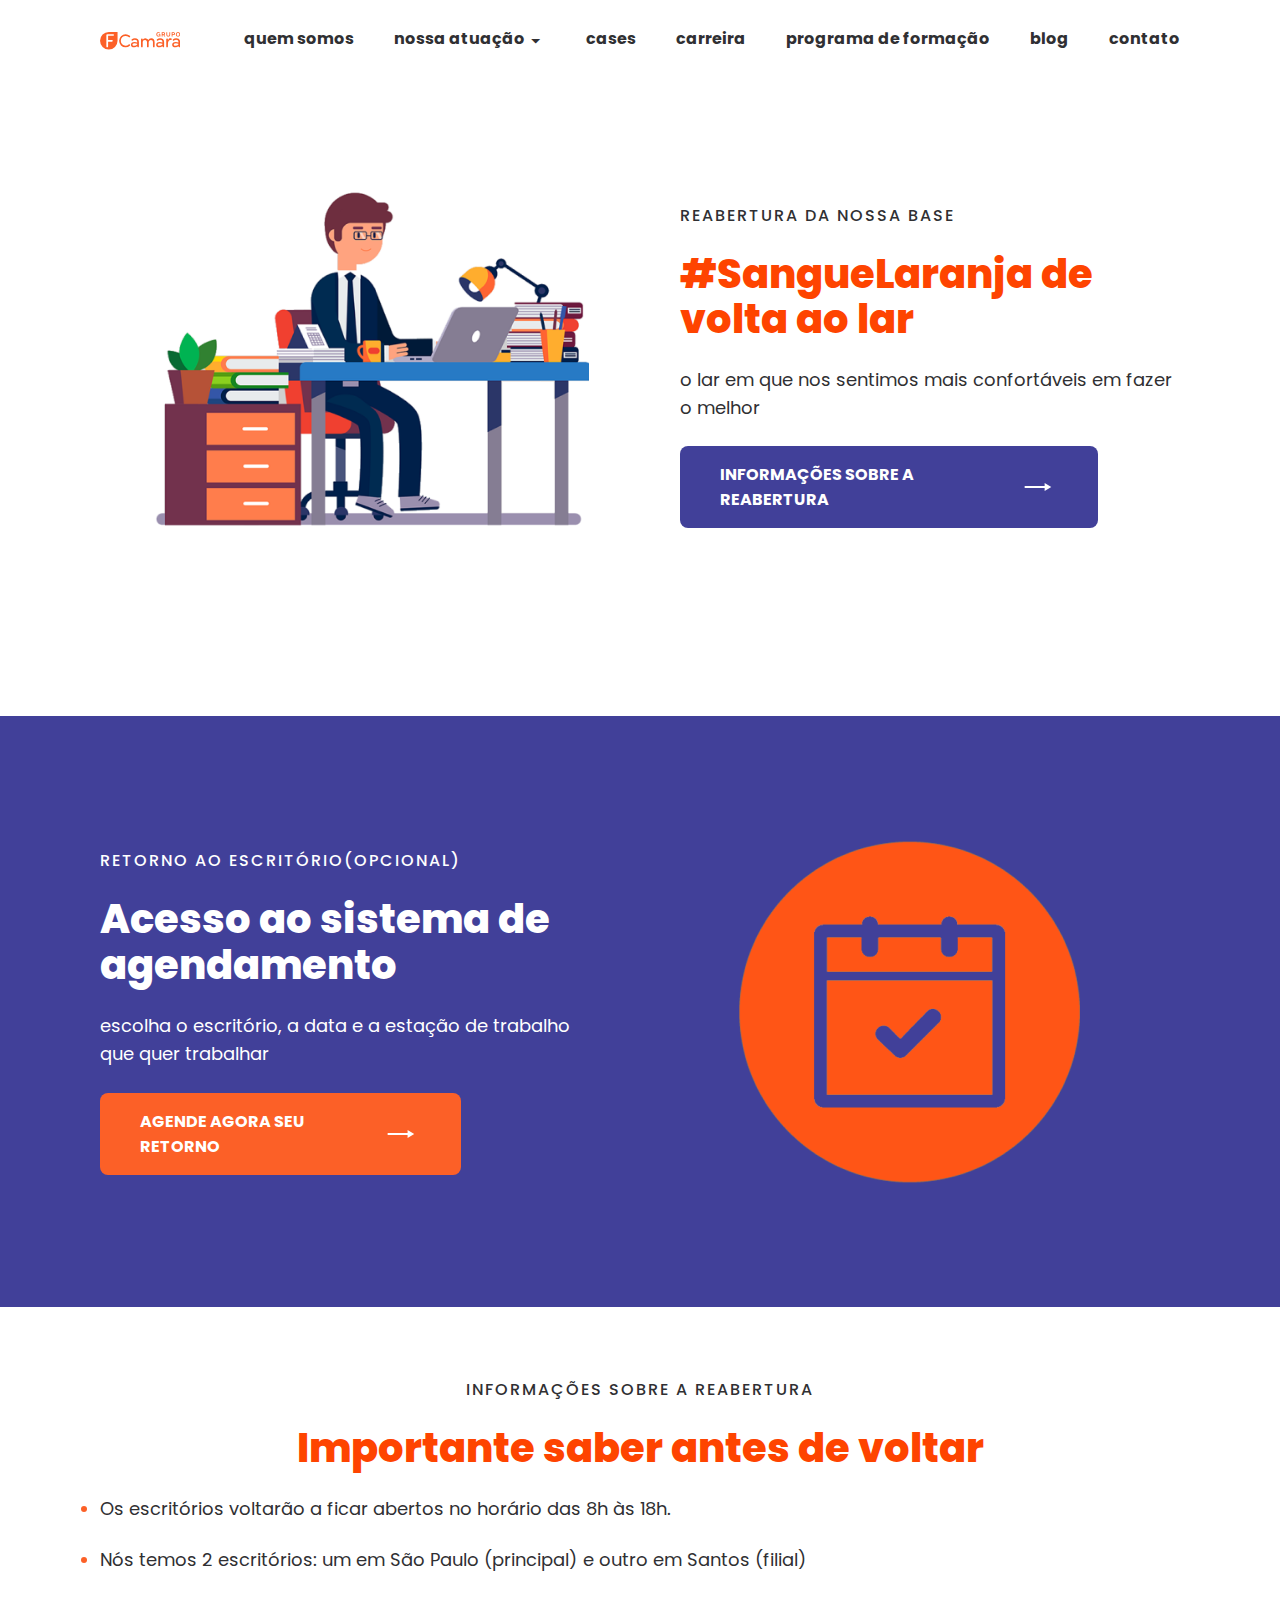
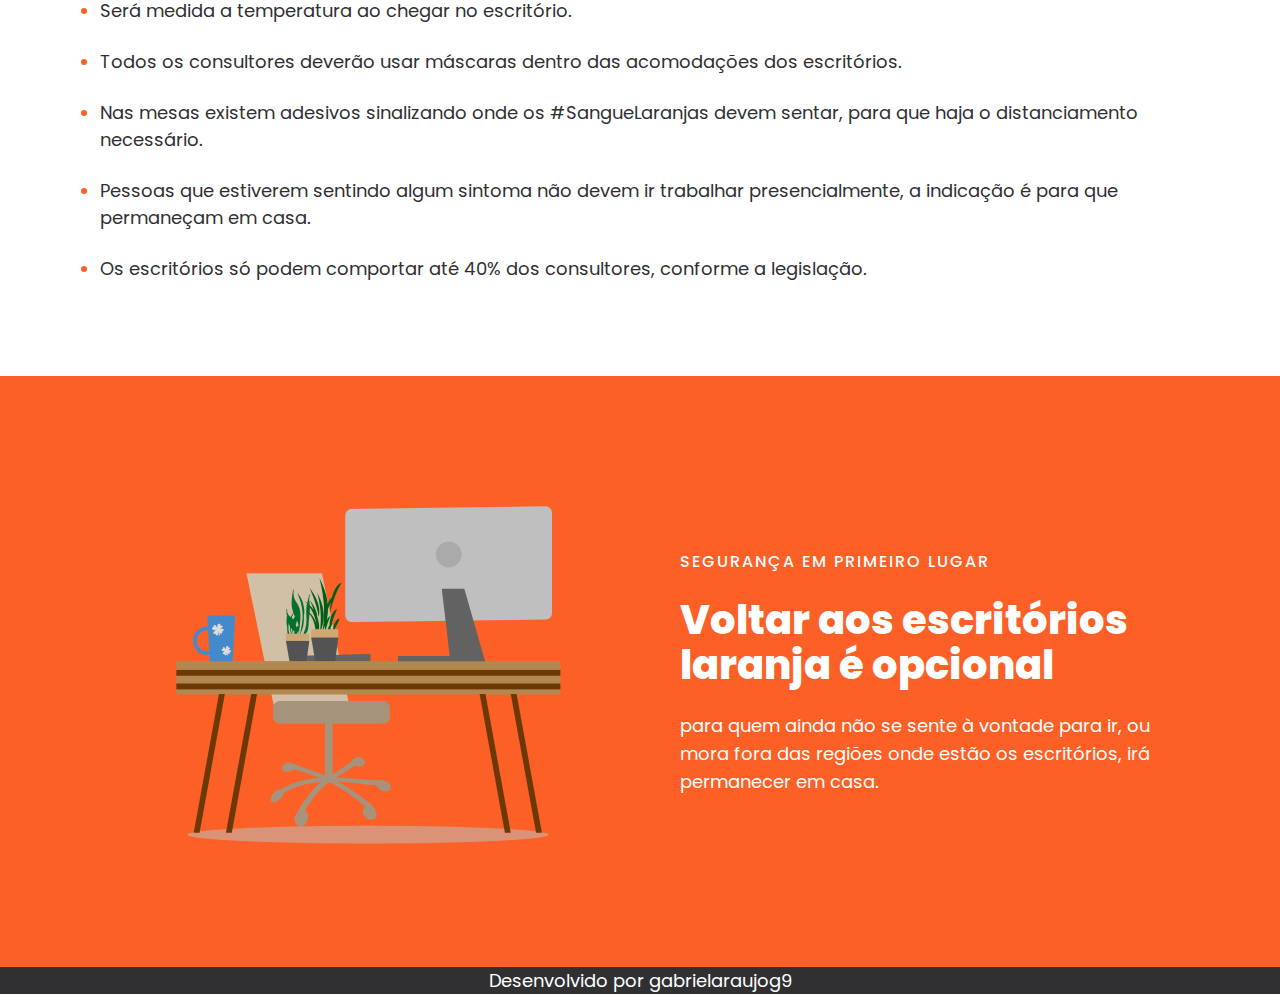
<file: index.html>
<!DOCTYPE html>
<html lang="pt-br">
  <head>
    <meta charset="UTF-8" />
    <meta http-equiv="X-UA-Compatible" content="IE=edge" />
    <meta name="viewport" content="width=device-width, initial-scale=1.0" />
    <link rel="stylesheet" href="/assets/style/style.css" />
    <link rel="stylesheet" href="/assets/style/responsive.css" />
    <link rel="stylesheet" href="/assets/style/menu.css" />
    <link rel="stylesheet" href="assets/fonts/style.css">


    <title>Document</title>
  </head>
  <body>
    <header class="header">
      <div class="wrapper wrapper-header ">
        <a href="https://www.fcamara.com.br/" alt="Logo Fcamara" class="logo">
          <svg id="logo-fcamara" viewBox="0 0 114.638 25.063">
            <path
              d="M12.531 0A12.535 12.535 0 000 12.531a12.535 12.535 0 0012.531 12.532 12.535 12.535 0 0012.532-12.532V0zm6.3 5.5h-7.294v5.945h5.569a1.182 1.182 0 110 2.365h-5.569v6.829a1.249 1.249 0 11-2.5 0V4.442a1.313 1.313 0 011.26-1.3h8.533a1.182 1.182 0 110 2.365zM36.533 3.183a8.9 8.9 0 016.078 2.276 1.23 1.23 0 11-1.613 1.856 6.619 6.619 0 00-4.464-1.746 6.851 6.851 0 00-6.785 7.006 6.831 6.831 0 006.785 6.984 6.662 6.662 0 004.464-1.746 1.23 1.23 0 111.613 1.856 8.9 8.9 0 01-6.078 2.276 9.383 9.383 0 010-18.764zM45.285 12.111a1.182 1.182 0 01.265-1.569 6.719 6.719 0 014.4-1.5c3.536 0 5.658 1.768 5.658 5.194v6.365a1.212 1.212 0 01-1.216 1.216 1.189 1.189 0 01-1.171-1.216v-.512a5.488 5.488 0 01-4.354 1.856c-2.807 0-4.663-1.437-4.663-3.846 0-2.122 1.437-3.89 5.3-3.89a12.338 12.338 0 013.713.663v-.641c0-1.812-1.238-3.028-3.448-3.028a4.814 4.814 0 00-2.917 1.083 1.147 1.147 0 01-1.567-.175zm7.934 5.9l-.017-1.215a13.44 13.44 0 00-3.691-.641c-2.542 0-3.028 1.105-3.028 1.945 0 .928.774 1.7 2.431 1.7a5.73 5.73 0 004.305-1.788zM58.656 10.387a1.204 1.204 0 112.409 0v.774a4.463 4.463 0 013.426-2.122 5.325 5.325 0 011.348.088 3.956 3.956 0 013.227 2.475 4.549 4.549 0 014.288-2.542c3.094 0 4.774 2.011 4.774 5.481v6.078a1.204 1.204 0 11-2.409 0v-5.944c0-2.033-1.061-3.293-2.829-3.293-2.033-.022-3.293 1.547-3.293 3.6v5.592a1.204 1.204 0 11-2.409 0v-5.921c0-2.033-1.061-3.315-2.674-3.315a3.327 3.327 0 00-3.448 3.669v5.592a1.204 1.204 0 11-2.409 0V10.387zM81.376 12.111a1.182 1.182 0 01.265-1.569 6.719 6.719 0 014.4-1.5c3.536 0 5.658 1.768 5.658 5.194v6.365a1.212 1.212 0 01-1.216 1.216 1.189 1.189 0 01-1.171-1.216v-.512a5.487 5.487 0 01-4.354 1.856c-2.807 0-4.663-1.437-4.663-3.846 0-2.122 1.437-3.89 5.3-3.89a12.338 12.338 0 013.713.663v-.641c0-1.812-1.238-3.028-3.448-3.028a4.814 4.814 0 00-2.917 1.083 1.147 1.147 0 01-1.567-.175zm7.934 5.9l-.022-1.216a13.44 13.44 0 00-3.691-.641c-2.542 0-3.028 1.105-3.028 1.945 0 .928.774 1.7 2.431 1.7 1.282.003 3.36-.483 4.31-1.787zM100.56 11.339c-2.387 0-3.4 2.542-3.4 5.835V20.6a1.204 1.204 0 11-2.409 0V10.387a1.204 1.204 0 112.409 0v1.7c.641-2.166 1.834-3.05 3.448-3.05.906 0 2.387.177 2.166 1.481-.133.774-.818.928-1.68.84a4.438 4.438 0 00-.534-.019zM104.294 12.111a1.182 1.182 0 01.265-1.569 6.719 6.719 0 014.4-1.5c3.536 0 5.658 1.768 5.658 5.194v6.365a1.212 1.212 0 01-1.216 1.216 1.189 1.189 0 01-1.171-1.216v-.512a5.488 5.488 0 01-4.354 1.856c-2.807 0-4.663-1.437-4.663-3.846 0-2.122 1.437-3.89 5.3-3.89a12.339 12.339 0 013.713.663v-.641c0-1.812-1.238-3.028-3.448-3.028a4.814 4.814 0 00-2.917 1.083 1.147 1.147 0 01-1.567-.175zm7.934 5.9l-.017-1.215a13.44 13.44 0 00-3.691-.641c-2.542 0-3.028 1.105-3.028 1.945 0 .928.774 1.7 2.431 1.7a5.73 5.73 0 004.305-1.788zM85.31 5.813a2.379 2.379 0 01-1.746.751 3 3 0 01-1.171-.243 2.9 2.9 0 01-.95-.685 3.185 3.185 0 01-.641-1.017 3.452 3.452 0 01-.243-1.26 3.223 3.223 0 01.243-1.216 3.34 3.34 0 01.641-.995 3.091 3.091 0 01.972-.685A2.782 2.782 0 0183.63.221a3 3 0 011.525.376 2.421 2.421 0 01.95.995l-.906.663a1.585 1.585 0 00-.663-.707 1.938 1.938 0 00-.928-.243 1.615 1.615 0 00-.729.177 1.667 1.667 0 00-.575.464 1.924 1.924 0 00-.354.663 3.155 3.155 0 00-.133.8 2.441 2.441 0 00.133.818 1.665 1.665 0 00.4.663 1.509 1.509 0 00.6.442 1.6 1.6 0 00.729.155 2.131 2.131 0 001.635-.862v-.448h-1.26v-.884h2.276v3.228h-1.017v-.708zM88.227 6.52V.243h2.785a1.906 1.906 0 01.8.177 1.972 1.972 0 01.641.486 2.591 2.591 0 01.42.663 1.832 1.832 0 01.155.751 2.135 2.135 0 01-.309 1.105 1.859 1.859 0 01-.818.729l1.437 2.365h-1.392l-1.282-2.1h-1.193v2.1zm1.238-3.16h1.525a.507.507 0 00.309-.088.765.765 0 00.243-.221 1.172 1.172 0 00.177-.332 1.252 1.252 0 00.066-.4 1.071 1.071 0 00-.066-.4 1.021 1.021 0 00-.2-.332 2.341 2.341 0 00-.265-.221.78.78 0 00-.309-.066h-1.481v2.059zM97.643 5.481a1.483 1.483 0 00.729-.177 1.393 1.393 0 00.486-.464 2.066 2.066 0 00.265-.641 2.8 2.8 0 00.066-.751V.243h1.213v3.2a4.366 4.366 0 01-.155 1.216 2.984 2.984 0 01-.486.995 2.154 2.154 0 01-.862.663 3.089 3.089 0 01-1.238.243 2.82 2.82 0 01-1.282-.265 2.421 2.421 0 01-.862-.685 2.577 2.577 0 01-.464-.995 5.156 5.156 0 01-.151-1.172v-3.2h1.216v3.2a4.38 4.38 0 00.066.774 1.517 1.517 0 00.265.641 2.311 2.311 0 00.464.464 1.6 1.6 0 00.73.159zM102.504 6.52V.243h2.652a1.906 1.906 0 01.8.177 1.973 1.973 0 01.641.486 2.593 2.593 0 01.42.663 1.832 1.832 0 01.155.751 2.276 2.276 0 01-.133.774 2.042 2.042 0 01-.4.663 1.826 1.826 0 01-.619.464 1.907 1.907 0 01-.8.177h-1.481v2.1l-1.238.022zm1.238-3.16h1.414a.671.671 0 00.548-.266 1.216 1.216 0 00.221-.751 1.2 1.2 0 00-.066-.42 1.171 1.171 0 00-.177-.332.762.762 0 00-.265-.2.807.807 0 00-.331-.066h-1.37l.022 2.033zM111.588 6.564a2.922 2.922 0 01-1.26-.265 3.435 3.435 0 01-.972-.707 3 3 0 01-.619-1.017 3.063 3.063 0 01-.221-1.171 3.113 3.113 0 01.243-1.193 3.45 3.45 0 01.641-1.017 3.149 3.149 0 01.972-.707 2.893 2.893 0 011.238-.266 2.556 2.556 0 011.238.287 2.805 2.805 0 01.95.729 3.688 3.688 0 01.619 1.017 3.063 3.063 0 01.221 1.171 3.1 3.1 0 01-.222 1.196 3.761 3.761 0 01-.641 1.017 3.151 3.151 0 01-.972.707 3.6 3.6 0 01-1.215.219zm-1.834-3.183a2.5 2.5 0 00.133.8 2.115 2.115 0 00.354.663 1.667 1.667 0 00.575.464 1.685 1.685 0 002.12-.487 2.234 2.234 0 00.354-.685 2.262 2.262 0 00.111-.774 2.5 2.5 0 00-.133-.8 2.114 2.114 0 00-.354-.663 1.967 1.967 0 00-.575-.464 1.734 1.734 0 00-.773-.177 1.907 1.907 0 00-.8.177 1.733 1.733 0 00-.575.486 2.389 2.389 0 00-.354.663 5.154 5.154 0 00-.083.797z"
            ></path>
          </svg>
        </a>
        <svg class='menuIcon' onclick="abrir()" width="24" height="24" viewBox="0 0 24 24" fill="none" xmlns="http://www.w3.org/2000/svg">
          <path d="M3 18H21V16H3V18ZM3 13H21V11H3V13ZM3 6V8H21V6H3Z" fill="black"/>
          </svg>
          
        <nav class="nav">

          <ul>
            <span class="iconClosed disable" onclick="fechar()">X</span>
            <li><a href="https://www.fcamara.com.br/quem-somos">quem somos</a></li>
            <li class="quem-somos">
              <div class="dropdown" onmouseleave="mousefora()" onmouseover="passarmouse()">
                  <div class="containerIcon">
                    <span>nossa atuação</span>
                    <div class="active icon-arrow_drop_down"></div>
                    <div class="disable icon-arrow_drop_up"></div>
                    
                    <!-- <svg class="arrowup disable"  width="10" height="5" viewBox="0 0 10 5" fill="none" xmlns="http://www.w3.org/2000/svg">
                      <path d="M0 5L5 0L10 5L0 5Z" fill="#FE4400"/>
                      </svg> 
                    <svg class="arrowdown active" width="10" height="5" viewBox="0 0 10 5" fill="none" xmlns="http://www.w3.org/2000/svg">
                      <path d="M10 0L5 5L0 0L10 0Z" fill="#303033"/>
                      </svg> -->
                      
                      
                    </div>
                    <div class="opcoes disable">
                      <a href="https://www.fcamara.com.br/marcas-mercados">marcas & mercados</a>
                      <a href="https://www.fcamara.com.br/servicos">tecnologias</a>

                    </div>  
              </div>

            </li>
            <li><a href="https://www.fcamara.com.br/casos-de-sucesso">cases</a></li>
            <li><a href="https://jobs.kenoby.com/fcamara/">carreira</a></li>
            <li><a href="https://www.fcamara.com.br/programa-formacao">programa de formação</a></li>
            <li><a href="https://blog.fcamara.com.br/">blog</a></li>
            <li><a href="https://www.fcamara.com.br/contato">contato</a></li>
            <!-- <li>
              <div class="lang">
                <a href="">PT</a>
                <span><b>/</b></span>
                <a href="">EN</a>
              </div>
            </li> -->
          </ul>
        </nav>
      </div>
    </header>
    <section id="section1">
      <div class="wrapper">
        <div class="divImage">
          <img src="assets/image/trabalho.png" alt="funcionário trabalhando" />
        </div>
        <div class="divText grid">
          <h2 class="title-first">REABERTURA DA NOSSA BASE</h2>
          <h1 class="title-second">#SangueLaranja de volta ao lar</h1>
          <p class="paragraph">
            o lar em que nos sentimos mais confortáveis em fazer o melhor
          </p>
          <a class="btn btn-blue" href="#section3"
            >INFORMAÇÕES SOBRE A REABERTURA
            <svg
              width="41"
              height="24"
              viewBox="0 0 41 24"
              fill="none"
              xmlns="http://www.w3.org/2000/svg"
            >
              <path
                d="M27.3504 11H6.83334V13H27.3504V16L34.1667 12L27.3504 8V11Z"
                fill="white"
              />
            </svg>
          </a>
        </div>
      </div>
    </section>
    <section id="section2">
      <div class="wrapper">
        <div class="divText grid light-color">
          <h2 class="title-first">RETORNO AO ESCRITÓRIO(OPCIONAL)</h2>
          <h1 class="title-second light-color">
            Acesso ao sistema de agendamento
          </h1>
          <p class="paragraph">
            escolha o escritório, a data e a estação de trabalho que quer
            trabalhar
          </p>
          <a class="btn btn-orange" href=""
            >AGENDE AGORA SEU RETORNO
            <svg
              width="41"
              height="24"
              viewBox="0 0 41 24"
              fill="none"
              xmlns="http://www.w3.org/2000/svg"
            >
              <path
                d="M27.3504 11H6.83334V13H27.3504V16L34.1667 12L27.3504 8V11Z"
                fill="white"
              />
            </svg>
          </a>
        </div>
        <div class="divImage">
          <img src="assets/image/agenda.png" alt="funcionário trabalhando" />
        </div>
      </div>
    </section>
    <section id="section3">
      <div class="wrapper">
        <div class="divText grid">
          <h2 class="title-first">INFORMAÇÕES SOBRE A REABERTURA</h2>
          <h1 class="title-second light-color">
            Importante saber antes de voltar
          </h1>
          <ul class="list">
            <li>
              <span
                >Os escritórios voltarão a ficar abertos no horário das 8h às
                18h.
                </span
              >
            </li>
            <li>
              <span>
                Nós temos 2 escritórios: um em São Paulo (principal) e outro em
                Santos (filial)
              </span>
            </li>
            <li>
              <span>

                Será medida a temperatura ao chegar no escritório.</li>
              </span>
            <li>
              <span>
                Todos os consultores deverão usar máscaras dentro das acomodações
                dos escritórios.

              </span>
            </li>
            <li>
              <span>
                Nas mesas existem adesivos sinalizando onde os #SangueLaranjas
                devem sentar, para que haja o distanciamento necessário.

              </span>
            </li>
            <li>
              <span>
                Pessoas que estiverem sentindo algum sintoma não devem ir
                trabalhar presencialmente, a indicação é para que permaneçam em
                casa.

              </span>
            </li>
            <li>
              <span>

                Os escritórios só podem comportar até 40% dos consultores,
                conforme a legislação.
              </span>
            </li>
          </ul>
        </div>
      </div>
    </section>
    <section id="section4">
      <div class="wrapper">
        <div class="divImage">
          <img src="assets/image/homeoffice.png" alt="funcionário trabalhando" />
        </div>
        <div class="divText grid light-color">
          <h2 class="title-first">SEGURANÇA EM PRIMEIRO LUGAR</h2>
          <h1 class="title-second light-color">Voltar aos escritórios laranja é opcional</h1>
          <p class="paragraph">
            para quem ainda não se sente à vontade para ir, ou mora fora das regiões onde estão os escritórios, irá permanecer em casa.
          </p>
          
        </div>
      </div>
    </section>
    <footer>
      <div class="wrapper">
          <p>
            Desenvolvido por gabrielaraujog9
          </p>
      </div>
    </footer>
    <script src="/assets/js/main.js"></script>
  </body>
</html>
</file>
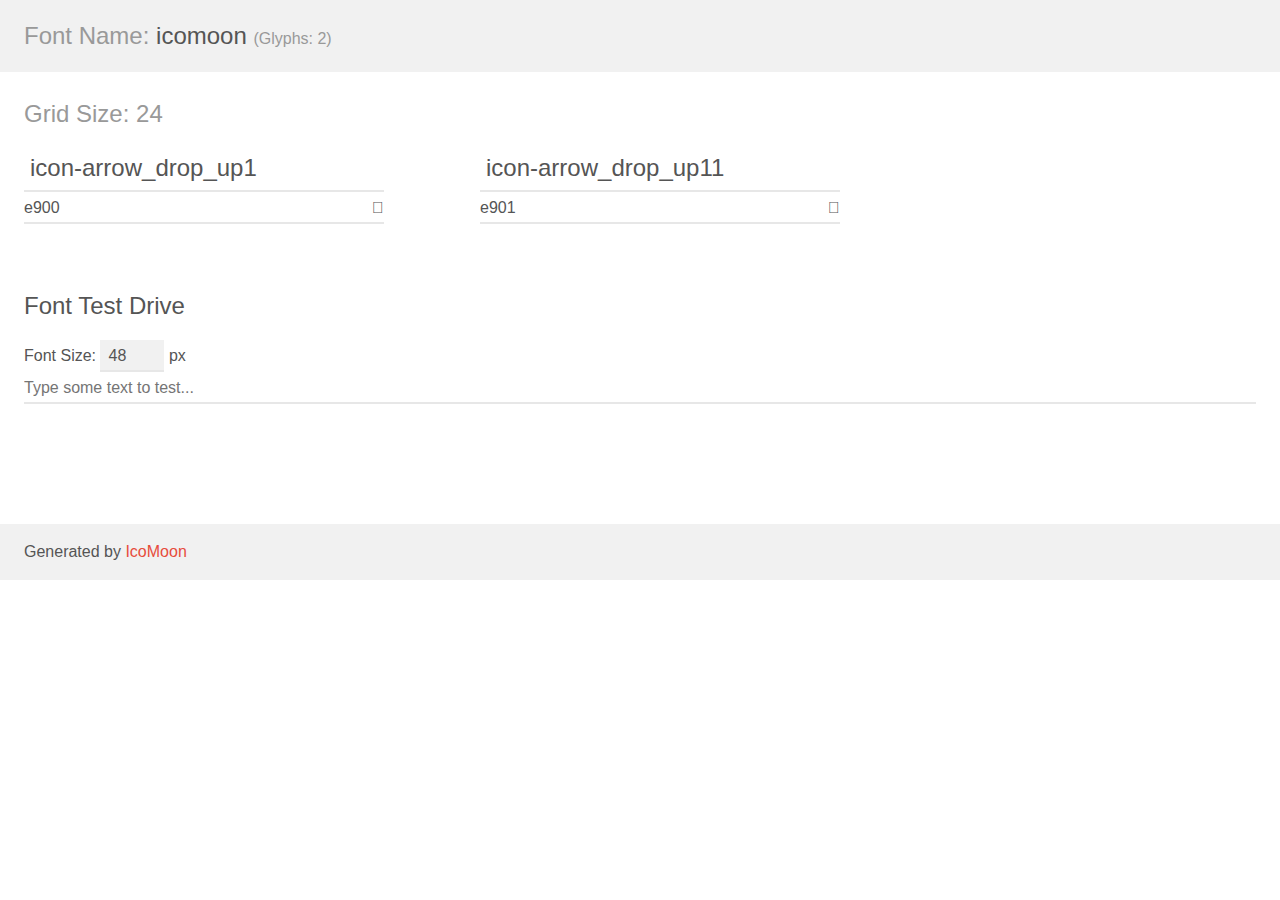
<file: assets/fonts/demo.html>
<!doctype html>
<html>
<head>
    <meta charset="utf-8">
    <title>IcoMoon Demo</title>
    <meta name="description" content="An Icon Font Generated By IcoMoon.io">
    <meta name="viewport" content="width=device-width, initial-scale=1">
    <link rel="stylesheet" href="demo-files/demo.css">
    <link rel="stylesheet" href="style.css"></head>
<body>
    <div class="bgc1 clearfix">
        <h1 class="mhmm mvm"><span class="fgc1">Font Name:</span> icomoon <small class="fgc1">(Glyphs:&nbsp;2)</small></h1>
    </div>
    <div class="clearfix mhl ptl">
        <h1 class="mvm mtn fgc1">Grid Size: 24</h1>
        <div class="glyph fs1">
            <div class="clearfix bshadow0 pbs">
                <span class="icon-arrow_drop_up1"></span>
                <span class="mls"> icon-arrow_drop_up1</span>
            </div>
            <fieldset class="fs0 size1of1 clearfix hidden-false">
                <input type="text" readonly value="e900" class="unit size1of2" />
                <input type="text" maxlength="1" readonly value="&#xe900;" class="unitRight size1of2 talign-right" />
            </fieldset>
            <div class="fs0 bshadow0 clearfix hidden-true">
                <span class="unit pvs fgc1">liga: </span>
                <input type="text" readonly value="" class="liga unitRight" />
            </div>
        </div>
        <div class="glyph fs1">
            <div class="clearfix bshadow0 pbs">
                <span class="icon-arrow_drop_up11"></span>
                <span class="mls"> icon-arrow_drop_up11</span>
            </div>
            <fieldset class="fs0 size1of1 clearfix hidden-false">
                <input type="text" readonly value="e901" class="unit size1of2" />
                <input type="text" maxlength="1" readonly value="&#xe901;" class="unitRight size1of2 talign-right" />
            </fieldset>
            <div class="fs0 bshadow0 clearfix hidden-true">
                <span class="unit pvs fgc1">liga: </span>
                <input type="text" readonly value="" class="liga unitRight" />
            </div>
        </div>
    </div>

    <!--[if gt IE 8]><!-->
    <div class="mhl clearfix mbl">
        <h1>Font Test Drive</h1>
        <label>
            Font Size: <input id="fontSize" type="number" class="textbox0 mbm"
            min="8" value="48" />
            px
        </label>
        <input id="testText" type="text" class="phl size1of1 mvl"
        placeholder="Type some text to test..." value=""/>
        <div id="testDrive" class="icon-" style="font-family: icomoon">&nbsp;
        </div>
    </div>
    <!--<![endif]-->
    <div class="bgc1 clearfix">
        <p class="mhl">Generated by <a href="https://icomoon.io/app">IcoMoon</a></p>
    </div>

    <script src="demo-files/demo.js"></script>
</body>
</html>
</file>
<file: assets/style/responsive.css>
@media (max-width: 1140px) {
  /* ===== base ============ */
  .wrapper {
    max-width: 90%;
  }
  /* ===== header ============ */
  .nav {
    display: none;
  }
  .menuIcon {
    opacity: 1;

    visibility: visible;
  }
  /* ===== section1 ============ */

  #section1 .divText {
    width: 50%;

    padding: 93px 0 93px 40px;
  }
}
@media (max-width: 960px) {
  /* ===== section1 ============ */

  .divImage {
    display: none;
  }
  #section1 .divText {
    width: 100%;

    padding: 66px 0 30px 20px;
  }
  #section2 .divText {
    width: 100%;

    padding: 66px 20px 30px 0;
  }
  #section4 .divText {
    width: 100%;

    padding: 66px 20px 30px 0;
  }
}

@media (max-width: 470px) {
  #section1 .divText {
    padding: 66px 0 30px 0;
  }
  #section1 .btn {
    width: 90%;
  }

  #section2 .btn {
    width: 100%;
  }
}
@media (max-width: 600px) {
  /* ==== base ============== */
  .wrapper {
    width: 100%;
  }

  .title-second {
    font-size: 2.2rem;
    word-break: break-all;
  }
  .btn {
    justify-content: space-between;
    font-weight: 700;
    font-size: 0.8rem;
    padding: 16px 15px;
  }
  /* ===== section1 ========= */
  #section1 .divText {
    padding: 0;
  }
  #section1 .btn {
    width: 100%;
  }
  /* ===== section2 ========= */
  #section2 {
    max-height: auto;
    height: 100%;
  }
  #section2 .divText {
    text-align: justify;
    padding: 35px 0;
  }
  #section2 .title-first {
    word-break: break-all;
  }
  #section2 .title-second {
    font-size: 2rem;
    word-break: break-all;
  }
  #section2 .btn {
    margin-left: auto;
    margin-right: auto;
    width: 100%;
    justify-content: space-between;
    padding: 16px 25px;
  }
  /* ===== section3 ========= */
  #section3 .divText {
    padding: 0 20px;
  }
  #section3 .title-second {
    word-break: normal;
  }
  /* ===== section4 ========= */
  #section4 .divText {
    padding: 50px 0;
    text-align: justify;
  }
  #section4 .title-second {
    font-size: 2rem;
  }
}
@media (max-width: 360px) {
}
</file>
<file: assets/style/menu.css>
.menu {
  background: #fff;
  display: block;
  height: 100vh;
  width: 100vw;
  padding: 45px 50px 80px;
  position: fixed;
  top: 0;
  left: 0;
  text-align: right;
}
.menu ul {
  display: flex;
  flex-direction: column;
  gap: 20px;
}
.menu ul li {
  margin: 0;
}
.menu ul li a,
.menu ul li .containerIcon span {
  font-size: 25px;
  color: #fe4400;
}
.menu .dropdown {
  width: 215px;
  margin-left: auto;
}
.menu .opcoes {
  position: inherit;
  width: 100%;
  padding-top: 10px;
}
.menu div.dropdown div.opcoes a {
  padding: 0;
  font-size: 17px;
}
.menu div.disable {
  display: none;
}
.menu .containerIcon .icon-arrow_drop_down {
  color: #fe4400;
  font-weight: 800;
}
.menu .containerIcon .icon-arrow_drop_up {
  color: #414099;
  font-weight: 800;
}
.menu ul li a:hover,
.menu ul li .containerIcon span:hover {
  color: #414099;
  transition: 0s;
}

.menu div.dropdown div.opcoes a {
  color: #fe4400;
  border-radius: 0;
  display: block;
  width: 100%;
  padding: 0;
}
.menu div.dropdown div.opcoes a:hover {
  color: #414099;
  transition: 0s;
  background-color: rgba(48, 48, 51, 0);
}
.menu .iconClosed {
  margin-left: auto;
  height: 60px;
  width: 60px;
  background-color: #414099;
  color: #fff;
  border-radius: 50%;
  text-align: center;
  padding: 18px;
  font-weight: 800;
}
</file>
<file: assets/fonts/style.css>
@font-face {
  font-family: 'icomoon';
  src: url('fonts/icomoon.eot?altahg');
  src: url('fonts/icomoon.eot?altahg#iefix') format('embedded-opentype'),
    url('fonts/icomoon.ttf?altahg') format('truetype'),
    url('fonts/icomoon.woff?altahg') format('woff'),
    url('fonts/icomoon.svg?altahg#icomoon') format('svg');
  font-weight: normal;
  font-style: normal;
  font-display: block;
}

[class^='icon-'],
[class*=' icon-'] {
  /* use !important to prevent issues with browser extensions that change fonts */
  font-family: 'icomoon' !important;
  speak: never;
  font-style: normal;
  font-weight: normal;
  font-variant: normal;
  text-transform: none;
  line-height: 1;

  /* Better Font Rendering =========== */
  -webkit-font-smoothing: antialiased;
  -moz-osx-font-smoothing: grayscale;
}

.icon-arrow_drop_up:before {
  content: '\e900';
}
.icon-arrow_drop_down:before {
  content: '\e901';
}
</file>
<file: assets/fonts/demo-files/demo.css>
body {
  padding: 0;
  margin: 0;
  font-family: sans-serif;
  font-size: 1em;
  line-height: 1.5;
  color: #555;
  background: #fff;
}
h1 {
  font-size: 1.5em;
  font-weight: normal;
}
small {
  font-size: .66666667em;
}
a {
  color: #e74c3c;
  text-decoration: none;
}
a:hover, a:focus {
  box-shadow: 0 1px #e74c3c;
}
.bshadow0, input {
  box-shadow: inset 0 -2px #e7e7e7;
}
input:hover {
  box-shadow: inset 0 -2px #ccc;
}
input, fieldset {
  font-family: sans-serif;
  font-size: 1em;
  margin: 0;
  padding: 0;
  border: 0;
}
input {
  color: inherit;
  line-height: 1.5;
  height: 1.5em;
  padding: .25em 0;
}
input:focus {
  outline: none;
  box-shadow: inset 0 -2px #449fdb;
}
.glyph {
  font-size: 16px;
  width: 15em;
  padding-bottom: 1em;
  margin-right: 4em;
  margin-bottom: 1em;
  float: left;
  overflow: hidden;
}
.liga {
  width: 80%;
  width: calc(100% - 2.5em);
}
.talign-right {
  text-align: right;
}
.talign-center {
  text-align: center;
}
.bgc1 {
  background: #f1f1f1;
}
.fgc1 {
  color: #999;
}
.fgc0 {
  color: #000;
}
p {
  margin-top: 1em;
  margin-bottom: 1em;
}
.mvm {
  margin-top: .75em;
  margin-bottom: .75em;
}
.mtn {
  margin-top: 0;
}
.mtl, .mal {
  margin-top: 1.5em;
}
.mbl, .mal {
  margin-bottom: 1.5em;
}
.mal, .mhl {
  margin-left: 1.5em;
  margin-right: 1.5em;
}
.mhmm {
  margin-left: 1em;
  margin-right: 1em;
}
.mls {
  margin-left: .25em;
}
.ptl {
  padding-top: 1.5em;
}
.pbs, .pvs {
  padding-bottom: .25em;
}
.pvs, .pts {
  padding-top: .25em;
}
.unit {
  float: left;
}
.unitRight {
  float: right;
}
.size1of2 {
  width: 50%;
}
.size1of1 {
  width: 100%;
}
.clearfix:before, .clearfix:after {
  content: " ";
  display: table;
}
.clearfix:after {
  clear: both;
}
.hidden-true {
  display: none;
}
.textbox0 {
  width: 3em;
  background: #f1f1f1;
  padding: .25em .5em;
  line-height: 1.5;
  height: 1.5em;
}
#testDrive {
  display: block;
  padding-top: 24px;
  line-height: 1.5;
}
.fs0 {
  font-size: 16px;
}
.fs1 {
  font-size: 24px;
}
</file>
<file: assets/style/style.css>
@import url('https://fonts.googleapis.com/css2?family=Poppins:wght@400;500;700;800&display=swap');

/*===== RESET ========================================*/
* {
  margin: 0;
  padding: 0;
  box-sizing: border-box;
}
ul {
  list-style: none;
}
a {
  text-decoration: none;
  color: #303033;
}

/*===== base ========================== */
html {
  scroll-behavior: smooth;
}
.wrapper {
  display: flex;
  max-width: 1080px;
  width: 100%;
  margin: auto;
}

body {
  font: 400 1.125rem 'Poppins', sans-serif;
  color: #303033;
}
.grid {
  display: grid;
  gap: 1.5rem;
}
.title-first {
  font-weight: 500;
  font-size: 1rem;
  letter-spacing: 0.125em;
}
.title-second {
  font-weight: 800;
  color: #fe4400;
  font-size: 2.5rem;
  line-height: 2.813rem;
}

.paragraph {
  line-height: 1.75rem;
}
.light-color {
  color: white;
}
.btn {
  display: flex;
  color: #fff;
  align-items: center;
  font-weight: 700;
  font-size: 1rem;
  border-radius: 8px;
  padding: 16px 40px;
}

.active {
  display: block;
  /* opacity: 1;
  visibility: visible; */
}
.disable {
  display: none;
  /* opacity: 0;
  visibility: hidden; */
}
/*===== header =========================*/

.logo {
  min-width: 80.2px;
  min-height: 17.48px;
  max-width: 80.2px;
  max-height: 17.48px;
}

#logo-fcamara {
  fill: #fc6027;
  width: 100%;
}

.header {
  width: 100%;
  max-height: 77.48px;
  height: 100%;
  padding: 30px 0;
  position: fixed;
  background-color: #fff;
}
.wrapper-header {
  justify-content: space-between;
  height: 100%;
  position: relative;
  align-items: center;
}
.nav {
  display: flex;
}
.nav ul {
  display: flex;
}
.nav ul li {
  margin-left: 40px;
}

.nav ul li,
.nav ul li a,
.nav ul div a {
  font-weight: 700;
  font-size: 1rem;
}
.nav ul div,
.nav ul div a {
  color: #fc6027;
  font-size: 1rem;
}
.menuIcon {
  position: absolute;
  right: 0;
  visibility: hidden;
}

.nav ul li a:hover {
  color: #fe4400;
  transition: 1000ms;
}
.dropdown {
  cursor: pointer;
  position: relative;
}
.containerIcon {
  align-items: center;
  display: flex;
}
.containerIcon span {
  color: #303033;
}
.containerIcon .icon-arrow_drop_down {
  color: #303033;
}
.containerIcon .icon-arrow_drop_up {
  color: #fe4400;
}
.opcoes {
  background-color: #fff;
  position: absolute;
  left: -10px;
  border-radius: 8px;
  width: 200px;
  padding-top: 1.5rem;
}
div.dropdown div.opcoes a {
  color: #303033;
  border-radius: 8px;
  display: block;
  width: 100%;
  padding: 10px 15px;
}
div.dropdown div.opcoes a:hover {
  color: #fe4400;
  transition: 0.4s;
  background-color: rgba(48, 48, 51, 0.124);
}

/*====== section 1 ======================*/

#section1 {
  width: 100%;
  max-height: 716px;
  height: 100%;
  padding: 110px 0;
}
#section1 .divText {
  width: 50%;

  padding: 93px 0 93px 40px;
}
#section1 .divImage {
  width: 50%;
  padding: 74px 50px;
}
#section1 .divImage img {
  max-width: 439px;
  max-height: 349px;
  width: 100%;
}
#section1 .btn {
  width: 26.125rem;
}
.btn-blue {
  background-color: #414099;
}

/*====== section 2 ======================*/

#section2 {
  width: 100%;
  height: 591px;
  padding: 70px 0;
  background-color: #414099;
}
#section2 .divText {
  width: 50%;
  height: 451px;
  padding: 62px 40px 62px 0;
}
#section2 .divImage {
  width: 50%;
  height: 451px;

  padding: 38px 0;
}
#section2 .divImage img {
  width: 100%;
}
#section2 .btn {
  width: 22.563rem;
}
.btn-orange {
  background-color: #fc6027;
}
/*====== section 3 ======================*/

#section3 {
  width: 100%;
  max-height: auto;
  height: 100%;
  padding: 70px 0;
  background-color: #fff;
}
#section3 .title-first,
#section3 .title-second {
  text-align: center;
}
#section3 .title-second {
  color: #fe4400;
}
.list {
  list-style: disc;
  color: #fc6027;
}
.list li {
  margin-bottom: 24px;
}
.list li span {
  color: #303033;
}
/*====== section 4 ======================*/

#section4 {
  width: 100%;
  height: 591px;
  padding: 70px 0;
  background-color: #fc6027;
}
#section4 .divText {
  width: 50%;
  height: 451px;
  padding: 103px 0 103px 40px;
}
#section4 .divImage {
  width: 50%;
  padding: 0 45px;
}
/*====== footer ======================*/
footer {
  background: #303033;
}
footer .wrapper p {
  color: #fff;
  margin-left: auto;
  margin-right: auto;
}
</file>
